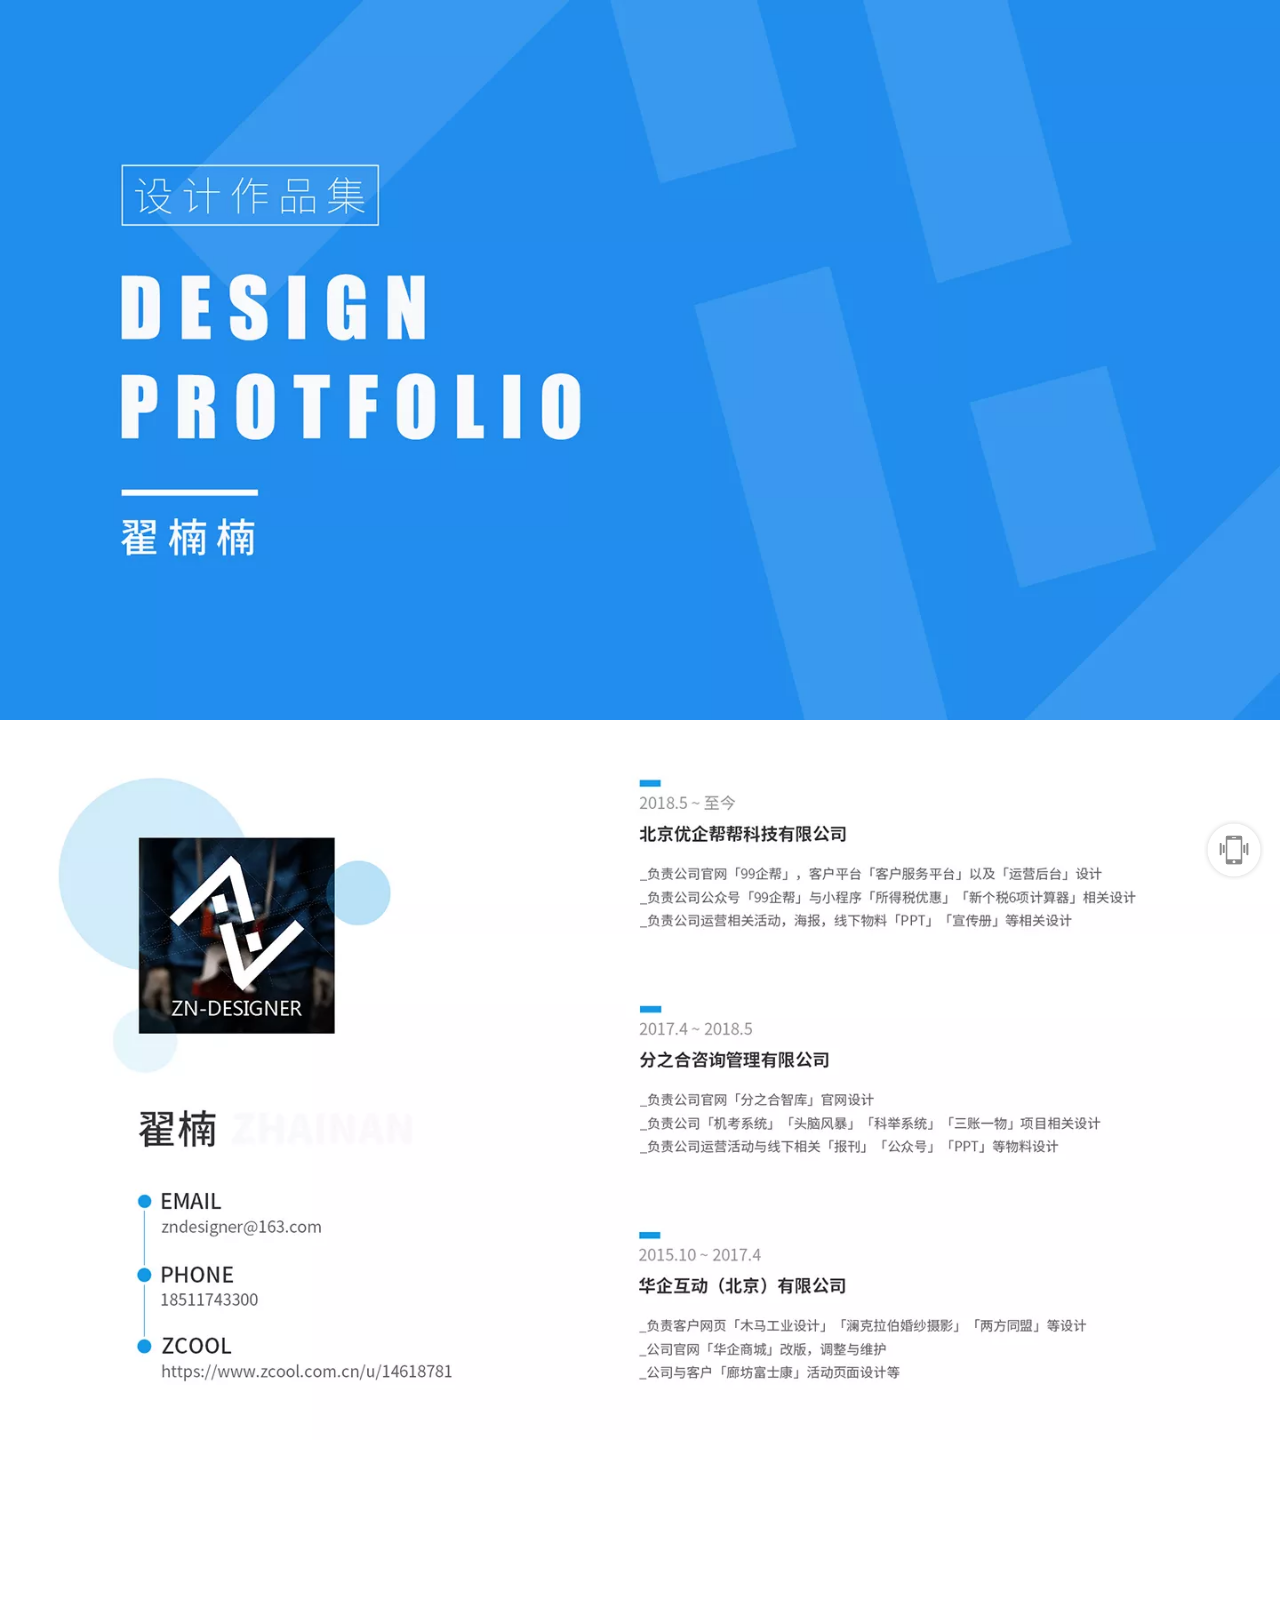
<file: index.html>
<!doctype html>
<html>
<head>
<meta charset="utf-8">
<meta name="viewport" content="width=device-width, initial-scale=1, maximum-scale=1, user-scalable=0">
<meta name="toTop" content="true">
<title>UI设计师-翟楠楠</title>
<link rel="stylesheet" href="css/animate.css">
<script src="js/jquery.min.js" ></script>
<script src="js/wow.js" ></script>
<script src="js/toTop.js" ></script>
<script src="js/jquery.lazyload.js"></script>


<style>
	*{
		padding: 0;
		margin: 0;
		font-family: "微软雅黑";
		cursor：pointer;
	}
	li{
		list-style: none;
		margin: 0;
		padding: 0;
		
	}
	
	
	.licheng{
		width: 100%;
		max-width: 1440px;
		margin: 0 auto;
		clear: both;
		position: relative;
		z-index:0;
		overflow: hidden
	}
	.licheng ul li{
		width: 100%;
		font-size: 0;
	}
	.licheng ul li img{
		display: block;
		width: 100%;
		vertical-align:bottom;
	}
	#toTop img{
		width: 100%;
		height: 100%
	}
</style>
</head>

<body>

<div class="phone" style="position: fixed;z-index:2; bottom: 20px; right: 16px;">
	<a style="display: block; width:60px;height: 60px; text-align: center; line-height: 20px; font-size: 12px;" href="tel:18511743300" ><img style="width: 100%" src="phone.png" alt=""></a>
</div>
	
	

<div class="licheng row">
	<ul>
		<li class="wow bounceInUpUp" >
			<img src="img/0.webp" alt="">
		</li>
		<li class="wow bounceInUp" >
			<img src="img/1.webp" alt="">
		</li>
		<li class="wow bounceInUp" >
			<img src="img/2.webp" alt="">
		</li>
		<li class="wow bounceInUp" >
			<img src="img/3.webp" alt="">
		</li>
		<li class="wow bounceInUp" >
			<img src="img/4.webp" alt="">
		</li>
		<li class="wow bounceInUp" >
			<img src="img/5.webp" alt="">
		</li>
		<li class="wow bounceInUp" >
			<img src="img/6.webp" alt="">
		</li>
		<li class="wow bounceInUp" >
			<img src="img/7.webp" alt="">
		</li>
		<li class="wow bounceInUp" >
			<img src="img/8.webp" alt="">
		</li>
		<li class="wow bounceInUp" >
			<img src="img/9.webp" alt="">
		</li>
		<li class="wow bounceInUp" >
			<img src="img/10.webp" alt="">
		</li>
		<li class="wow bounceInUp" >
			<img src="img/11.webp" alt="">
		</li>
		<li class="wow bounceInUp" >
			<img src="img/12.webp" alt="">
		</li>
		<li class="wow bounceInUp" >
			<img src="img/13.webp" alt="">
		</li>
		<li class="wow bounceInUp" >
			<img src="img/14.webp" alt="">
		</li>
		<li class="wow bounceInUp" >
			<img src="img/15.webp" alt="">
		</li>
		<li class="wow bounceInUp" >
			<img src="img/16.webp" alt="">
		</li>
		<li class="wow bounceInUp" >
			<img src="img/17.webp" alt="">
		</li>
		<li class="wow bounceInUp" >
			<img src="img/18.webp" alt="">
		</li>
		<li class="wow bounceInUp" >
			<img src="img/19.webp" alt="">
		</li>
		<li class="wow bounceInUp" >
			<img src="img/20.webp" alt="">
		</li>
		<li class="wow bounceInUp" >
			<img src="img/21.webp" alt="">
		</li>
		<li class="wow bounceInUp" >
			<img src="img/22.webp" alt="">
		</li>
		<li class="wow bounceInUp" >
			<img src="img/23.webp" alt="">
		</li>
		<li class="wow bounceInUp" >
			<img src="img/24.webp" alt="">
		</li>
		<li class="wow bounceInUp" >
			<img src="img/25.webp" alt="">
		</li>
		<li class="wow bounceInUp" >
			<img src="img/26.webp" alt="">
		</li>
		<li class="wow bounceInUp" >
			<img src="img/27.webp" alt="">
		</li>
		<li class="wow bounceInUp" >
			<img src="img/28.webp" alt="">
		</li>
		<li class="wow bounceInUp" >
			<img src="img/29.webp" alt="">
		</li>
		<li class="wow bounceInUp" >
			<img src="img/29-1.webp" alt="">
		</li>
		<li class="wow bounceInUp" >
			<img src="img/29-2.webp" alt="">
		</li>
		<li class="wow bounceInUp" >
			<img src="img/29-3.webp" alt="">
		</li>
		<li class="wow bounceInUp" >
			<img src="img/29-4.webp" alt="">
		</li>
		<li class="wow bounceInUp" >
			<img src="img/29-5.webp" alt="">
		</li>
		<li class="wow bounceInUp" >
			<img src="img/29-6.webp" alt="">
		</li>
		<li class="wow bounceInUp" >
			<img src="img/29-7.webp" alt="">
		</li>
		<li class="wow bounceInUp" >
			<img src="img/29-8.webp" alt="">
		</li>
		<li class="wow bounceInUp" >
			<img src="img/29-9.webp" alt="">
		</li>
		<li class="wow bounceInUp" >
			<img src="img/30.webp" alt="">
		</li>
		<li class="wow bounceInUp" >
			<img src="img/31.webp" alt="">
		</li>
		<li class="wow bounceInUp" >
			<img src="img/32.webp" alt="">
		</li>
		<li class="wow bounceInUp" >
			<img src="img/33.webp" alt="">
		</li>
		<li class="wow bounceInUp" >
			<img src="img/34.webp" alt="">
		</li>
		<li class="wow bounceInUp" >
			<img src="img/35.webp" alt="">
		</li>
		<li class="wow bounceInUp" >
			<img src="img/36.webp" alt="">
		</li>
		<li class="wow bounceInUp" >
			<img src="img/37.webp" alt="">
		</li>
		<li class="wow bounceInUp" >
			<img src="img/38.webp" alt="">
		</li>
		<li class="wow bounceInUp" >
			<img src="img/39.webp" alt="">
		</li>
		<li class="wow bounceInUp" >
			<img src="img/40.webp" alt="">
		</li>
		<li class="wow bounceInUp" >
			<img src="img/41.webp" alt="">
		</li>
		<li class="wow bounceInUp" >
			<img src="img/42.webp" alt="">
		</li>
		<li class="wow bounceInUp" >
			<img src="img/43.webp" alt="">
		</li>
		<li class="wow bounceInUp" >
			<img src="img/44.webp" alt="">
		</li>
		<li class="wow bounceInUp" >
			<img src="img/45.webp" alt="">
		</li>
	</ul>
	

</div>




<script type="text/javascript" charset="utf-8">

  $(function() {

      $("img.lazy").lazyload({effect: "fadeIn"});

  });

</script>
<script>
if (!(/msie [6|7|8|9]/i.test(navigator.userAgent))){
	new WOW().init();
};
	

</script>
</body>
</html>
</file>
